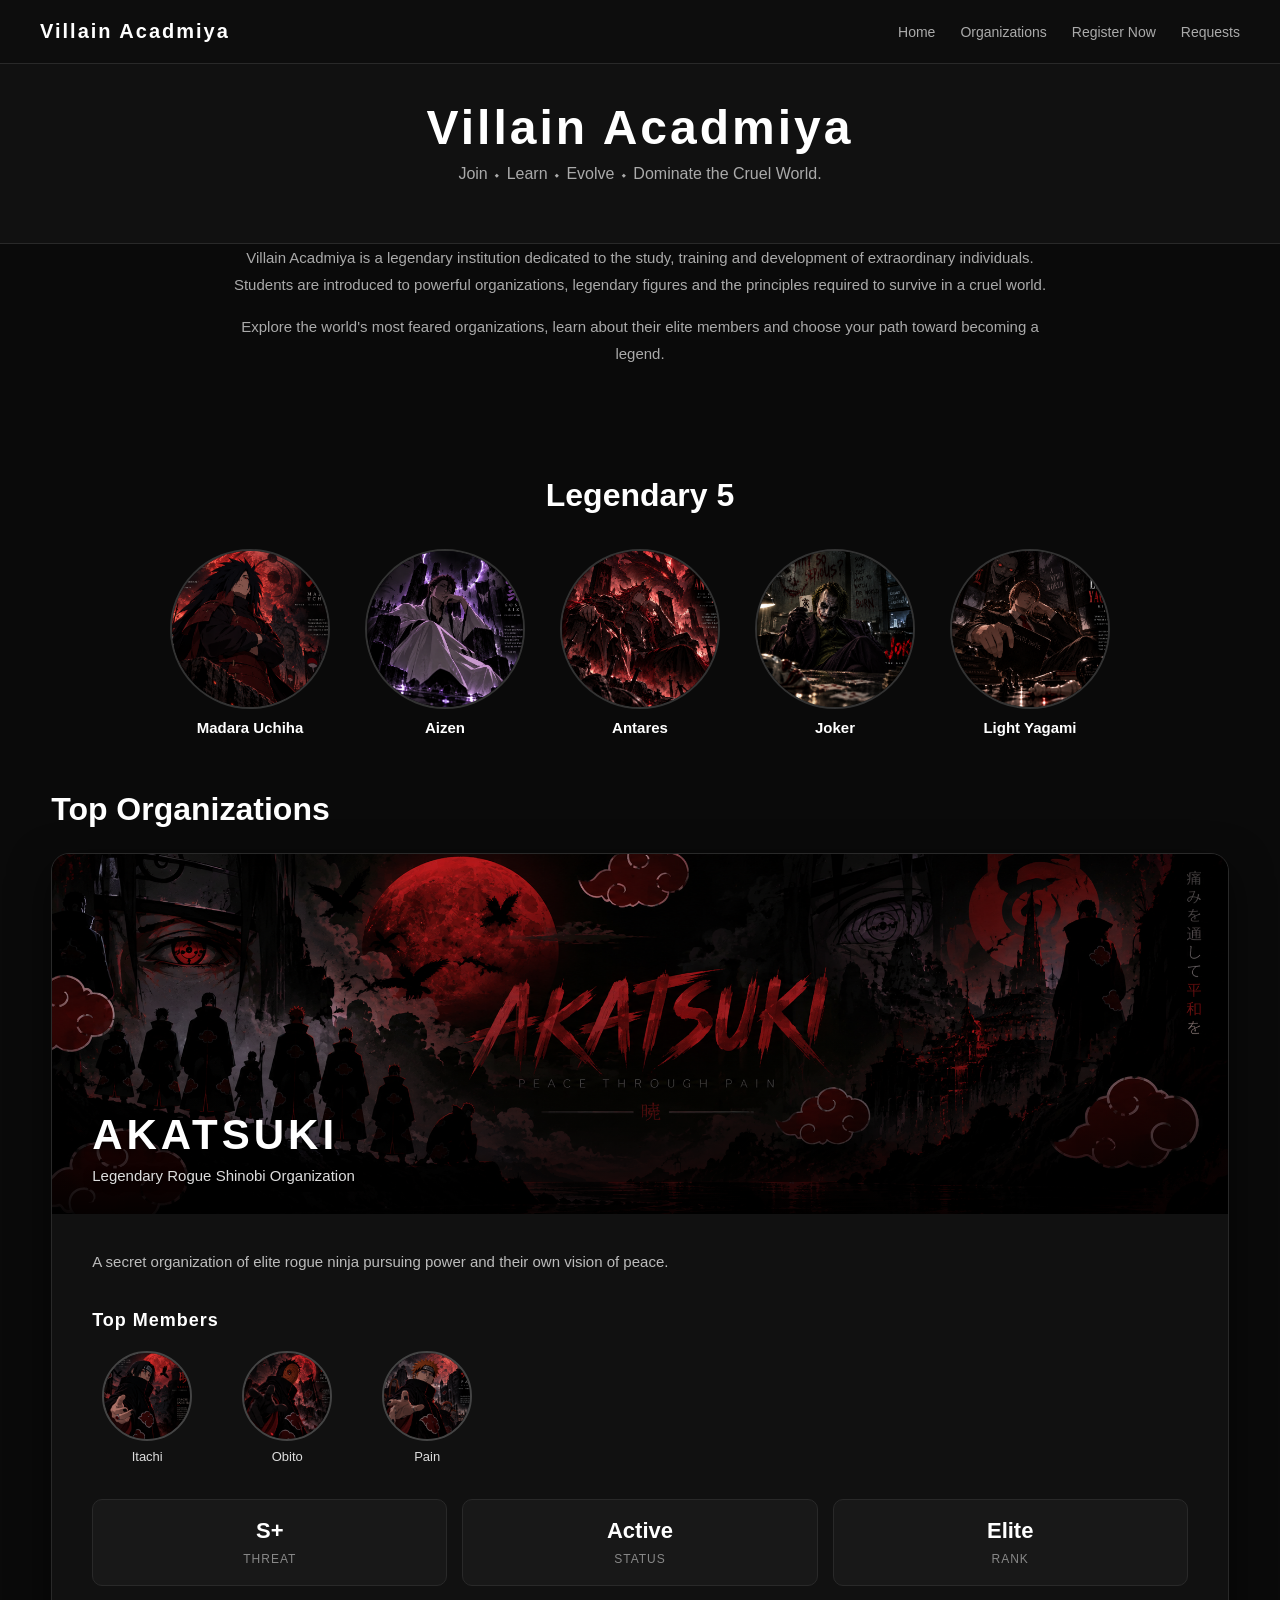
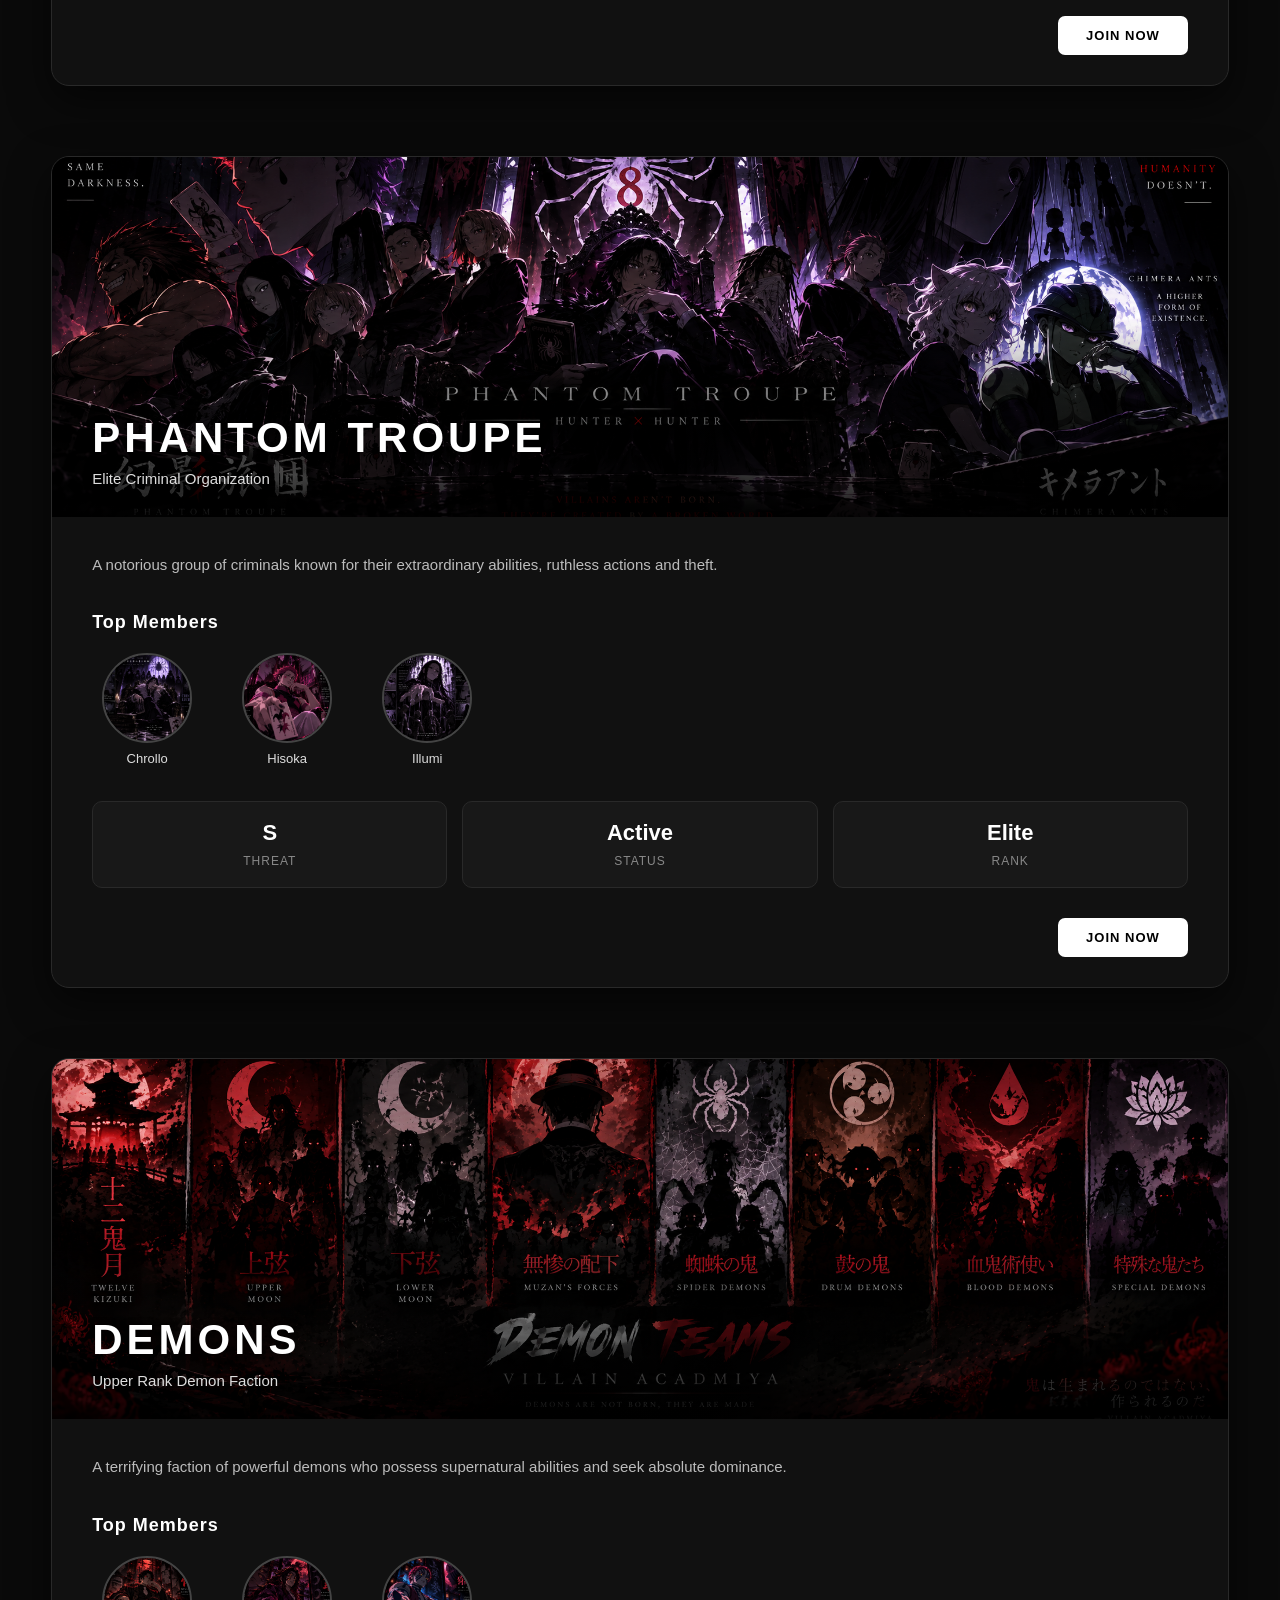
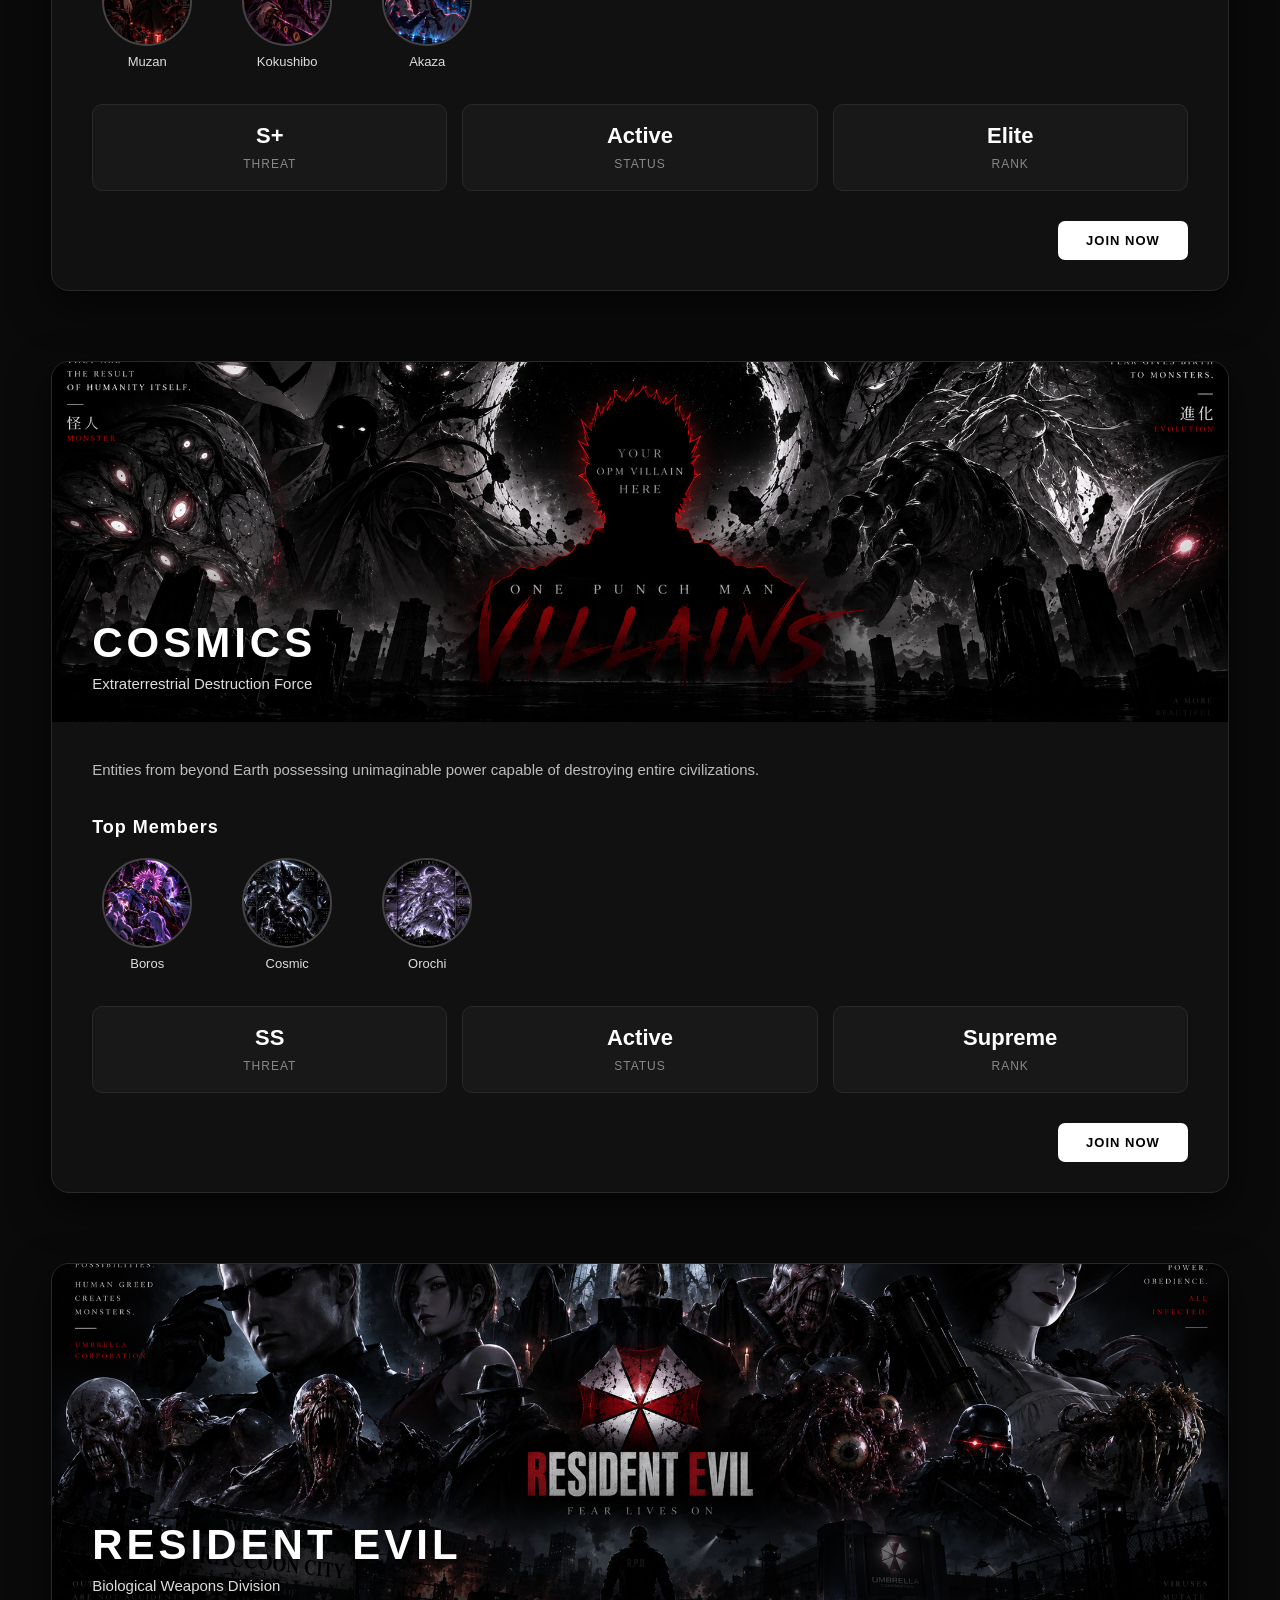
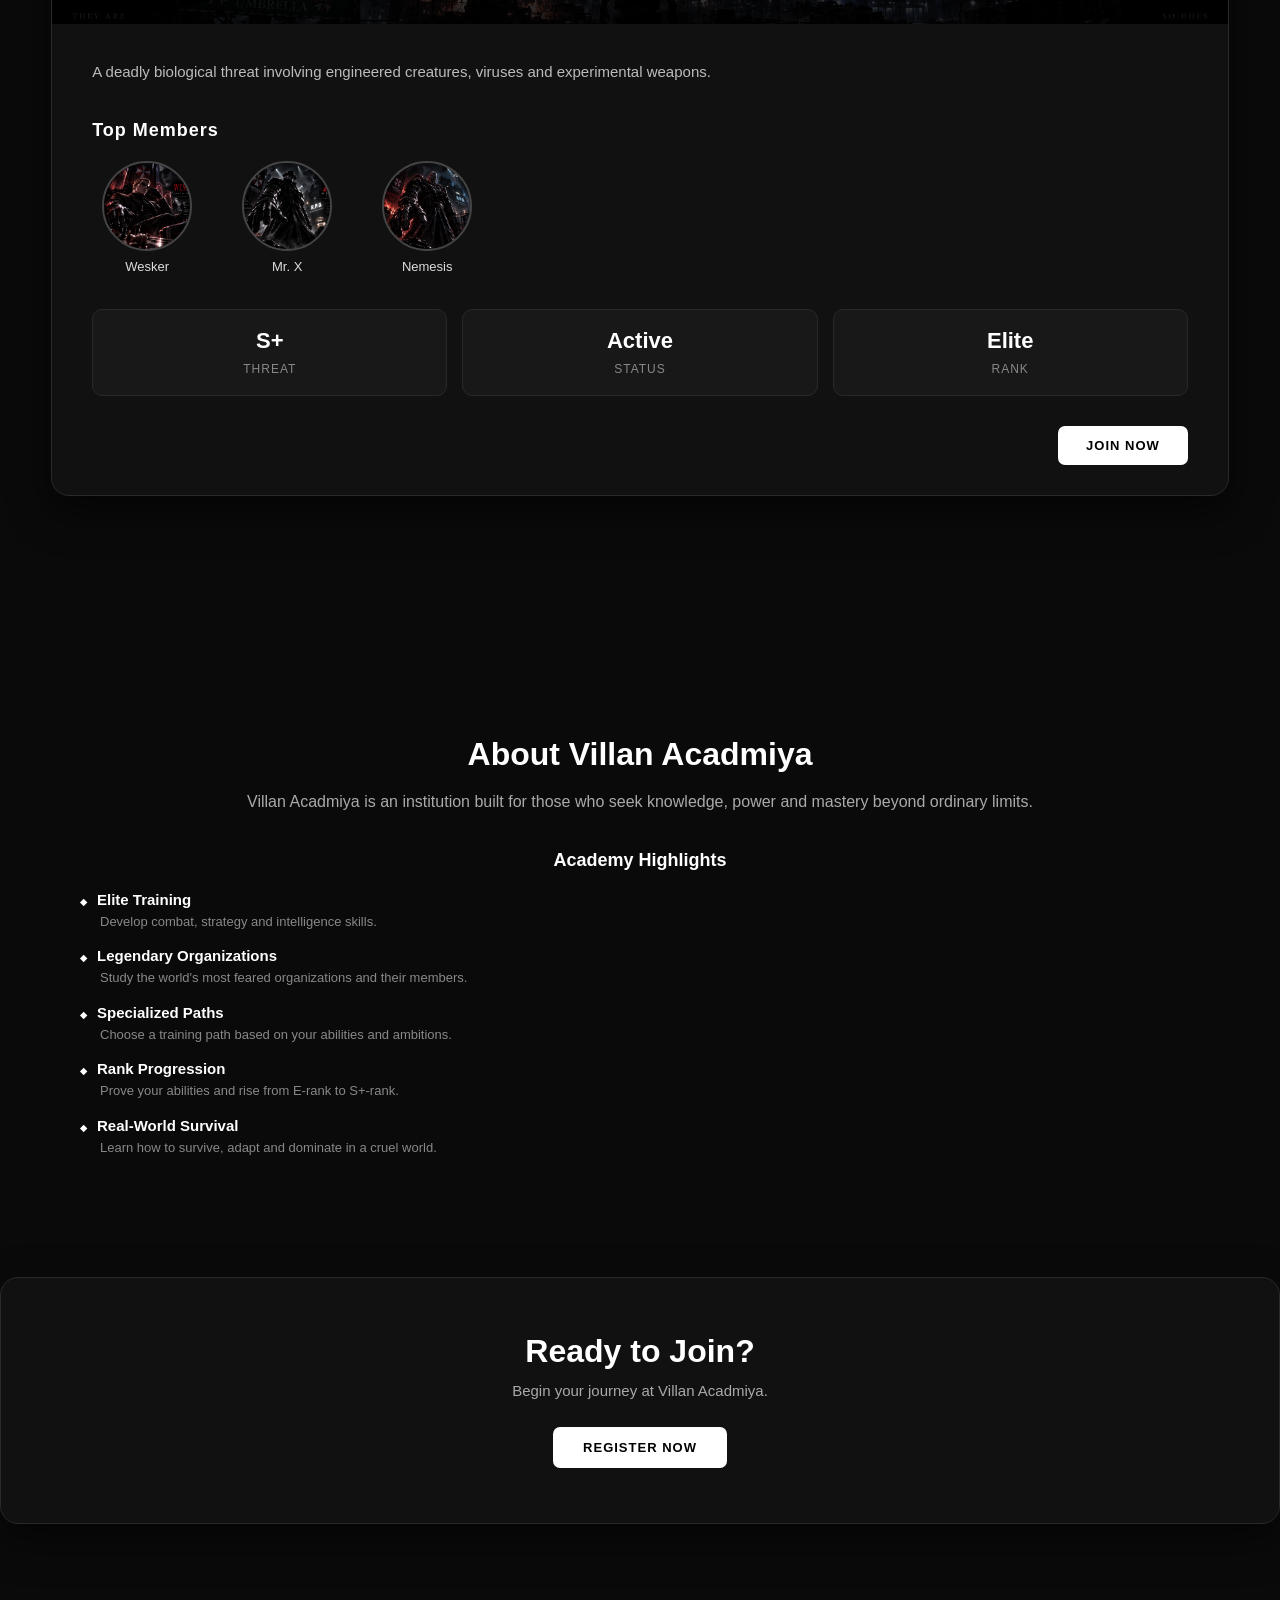
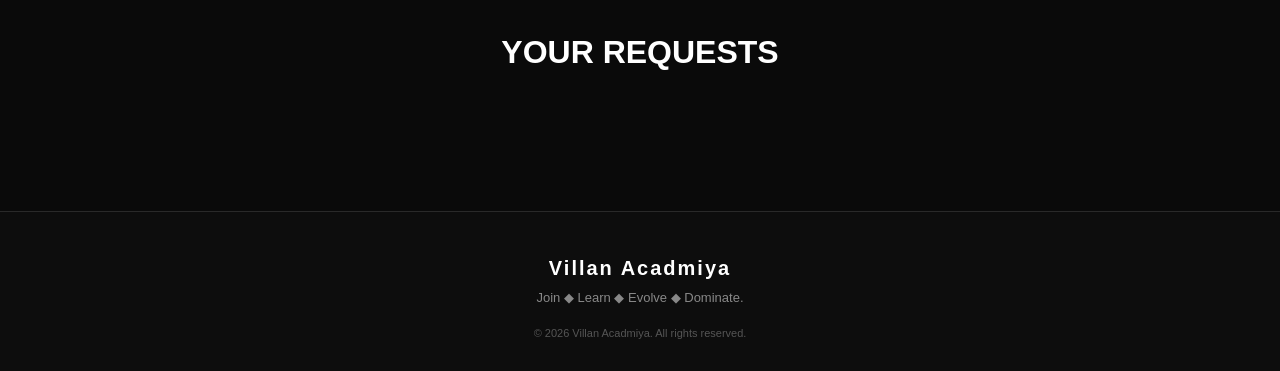
<file: index.html>
<!DOCTYPE html>
<html lang="en">

<head>
    <meta charset="UTF-8">
    <meta name="viewport" content="width=device-width, initial-scale=1.0">

    <link rel="stylesheet" href="./CSS/style.css">

    <link rel="icon" href="./Utils/Website/favicon.ico">
    <link rel="apple-touch-icon" sizes="180x180" href="/apple-touch-icon.png">
    <link rel="icon" type="image/png" sizes="32x32" href="/favicon-32x32.png">
    <link rel="icon" type="image/png" sizes="16x16" href="/favicon-16x16.png">
    <link rel="manifest" href="/site.webmanifest">

    <title>Villain Acadmiya</title>
</head>

<body>

    <header>

        <nav>
            <h2>Villain Acadmiya</h2>

            <div>
                <a href="#">Home</a>
                <a href="#organizations">Organizations</a>
                <a href="#register">Register Now</a>
                <a href="#requests">Requests</a>
            </div>
        </nav>

        <h1>Villain Acadmiya</h1>
        <p>Join &#11049 Learn &#11049 Evolve &#11049 Dominate the Cruel World.</p>
    </header>
    <section class="academy-intro">

        <p>
            Villain Acadmiya is a legendary institution dedicated to the
            study, training and development of extraordinary individuals.
            Students are introduced to powerful organizations, legendary
            figures and the principles required to survive in a cruel world.
        </p>

        <p>
            Explore the world's most feared organizations, learn about their
            elite members and choose your path toward becoming a legend.
        </p>

    </section>

    <main>

        <!-- ================= TOP 5 ================= -->

        <div class="hall_of_fame">

            <h2>Legendary 5</h2>

            <div>
                <div>
                    <img src="./Utils/villians/Madara.png" alt="Madara">
                    <h3>Madara Uchiha</h3>
                </div>

                <div>
                    <img src="./Utils/villians/aizen.png" alt="Aizen">
                    <h3>Aizen</h3>
                </div>

                <div>
                    <img src="./Utils/villians/Anteres.png" alt="Antares">
                    <h3>Antares</h3>
                </div>

                <div>
                    <img src="./Utils/villians/Joker.png" alt="Joker">
                    <h3>Joker</h3>
                </div>

                <div>
                    <img src="./Utils/villians/light.png" alt="Light Yagami">
                    <h3>Light Yagami</h3>
                </div>
            </div>

        </div>


        <!-- ================= AKATSUKI ================= -->

        <h1 id="organizations">Top Organizations</h1>

        <div class="org-card">

            <div class="org-banner">

                <img src="./Utils/Background/akatsuki.png" alt="Akatsuki">

                <div class="org-title">
                    <h2>AKATSUKI</h2>
                    <p>Legendary Rogue Shinobi Organization</p>
                </div>

            </div>


            <div class="org-content">

                <p class="org-desc">
                    A secret organization of elite rogue ninja pursuing
                    power and their own vision of peace.
                </p>


                <div class="top-members">

                    <h3>Top Members</h3>

                    <div class="member-list">

                        <div class="member">
                            <img src="./Utils/villians/Itachi.png" alt="Itachi">
                            <span>Itachi</span>
                        </div>

                        <div class="member">
                            <img src="./Utils/villians/obito.png" alt="Obito">
                            <span>Obito</span>
                        </div>

                        <div class="member">
                            <img src="./Utils/villians/pain.png" alt="Pain">
                            <span>Pain</span>
                        </div>

                    </div>

                </div>


                <div class="stats">

                    <div class="stat">
                        <h3>S+</h3>
                        <span>Threat</span>
                    </div>

                    <div class="stat">
                        <h3>Active</h3>
                        <span>Status</span>
                    </div>

                    <div class="stat">
                        <h3>Elite</h3>
                        <span>Rank</span>
                    </div>

                </div>


                <div class="join-box">
                    <a href="form.html?org=akatsuki">JOIN NOW</a>
                </div>

            </div>

        </div>


        <!-- ================= PHANTOM TROUPE ================= -->

        <div class="org-card">

            <div class="org-banner">

                <img src="./Utils/Background/phantom troop.png" alt="Phantom Troupe">

                <div class="org-title">
                    <h2>PHANTOM TROUPE</h2>
                    <p>Elite Criminal Organization</p>
                </div>

            </div>


            <div class="org-content">

                <p class="org-desc">
                    A notorious group of criminals known for their
                    extraordinary abilities, ruthless actions and theft.
                </p>


                <div class="top-members">

                    <h3>Top Members</h3>

                    <div class="member-list">

                        <div class="member">
                            <img src="./Utils/villians/chrollo.png" alt="Chrollo">
                            <span>Chrollo</span>
                        </div>

                        <div class="member">
                            <img src="./Utils/villians/hisoka.png" alt="Hisoka">
                            <span>Hisoka</span>
                        </div>

                        <div class="member">
                            <img src="./Utils/villians/rem.png" alt="Illumi">
                            <span>Illumi</span>
                        </div>

                    </div>

                </div>


                <div class="stats">

                    <div class="stat">
                        <h3>S</h3>
                        <span>Threat</span>
                    </div>

                    <div class="stat">
                        <h3>Active</h3>
                        <span>Status</span>
                    </div>

                    <div class="stat">
                        <h3>Elite</h3>
                        <span>Rank</span>
                    </div>

                </div>


                <div class="join-box">
                    <a href="form.html?org=phantom-troupe">JOIN NOW</a>
                </div>

            </div>

        </div>


        <!-- ================= DEMONS ================= -->

        <div class="org-card">

            <div class="org-banner">

                <img src="./Utils/Background/demons.png" alt="Demons">

                <div class="org-title">
                    <h2>DEMONS</h2>
                    <p>Upper Rank Demon Faction</p>
                </div>

            </div>


            <div class="org-content">

                <p class="org-desc">
                    A terrifying faction of powerful demons who possess
                    supernatural abilities and seek absolute dominance.
                </p>


                <div class="top-members">

                    <h3>Top Members</h3>

                    <div class="member-list">

                        <div class="member">
                            <img src="./Utils/villians/muzan.png" alt="Muzan">
                            <span>Muzan</span>
                        </div>

                        <div class="member">
                            <img src="./Utils/villians/koku.png" alt="Kokushibo">
                            <span>Kokushibo</span>
                        </div>

                        <div class="member">
                            <img src="./Utils/villians/akaza.png" alt="Akaza">
                            <span>Akaza</span>
                        </div>

                    </div>

                </div>


                <div class="stats">

                    <div class="stat">
                        <h3>S+</h3>
                        <span>Threat</span>
                    </div>

                    <div class="stat">
                        <h3>Active</h3>
                        <span>Status</span>
                    </div>

                    <div class="stat">
                        <h3>Elite</h3>
                        <span>Rank</span>
                    </div>

                </div>


                <div class="join-box">
                    <a href="form.html?org=demons">JOIN NOW</a>
                </div>

            </div>

        </div>


        <!-- ================= COSMICS ================= -->

        <div class="org-card">

            <div class="org-banner">

                <img src="./Utils/Background/opm.png" alt="Cosmics">

                <div class="org-title">
                    <h2>COSMICS</h2>
                    <p>Extraterrestrial Destruction Force</p>
                </div>

            </div>


            <div class="org-content">

                <p class="org-desc">
                    Entities from beyond Earth possessing unimaginable
                    power capable of destroying entire civilizations.
                </p>


                <div class="top-members">

                    <h3>Top Members</h3>

                    <div class="member-list">

                        <div class="member">
                            <img src="./Utils/villians/boros.png" alt="Boros">
                            <span>Boros</span>
                        </div>

                        <div class="member">
                            <img src="./Utils/villians/cosmic.png" alt="Cosmic">
                            <span>Cosmic</span>
                        </div>

                        <div class="member">
                            <img src="./Utils/villians/orochi.png" alt="Orochi">
                            <span>Orochi</span>
                        </div>

                    </div>

                </div>


                <div class="stats">

                    <div class="stat">
                        <h3>SS</h3>
                        <span>Threat</span>
                    </div>

                    <div class="stat">
                        <h3>Active</h3>
                        <span>Status</span>
                    </div>

                    <div class="stat">
                        <h3>Supreme</h3>
                        <span>Rank</span>
                    </div>

                </div>


                <div class="join-box">
                    <a href="form.html?org=cosmics">JOIN NOW</a>
                </div>

            </div>

        </div>


        <!-- ================= RESIDENT EVIL ================= -->

        <div class="org-card">

            <div class="org-banner">

                <img src="./Utils/Background/REsident.png" alt="Resident Evil">

                <div class="org-title">
                    <h2>RESIDENT EVIL</h2>
                    <p>Biological Weapons Division</p>
                </div>

            </div>


            <div class="org-content">

                <p class="org-desc">
                    A deadly biological threat involving engineered
                    creatures, viruses and experimental weapons.
                </p>


                <div class="top-members">

                    <h3>Top Members</h3>

                    <div class="member-list">

                        <div class="member">
                            <img src="./Utils/villians/weskar.png" alt="Wesker">
                            <span>Wesker</span>
                        </div>

                        <div class="member">
                            <img src="./Utils/villians/mr-X.png" alt="Mr X">
                            <span>Mr. X</span>
                        </div>

                        <div class="member">
                            <img src="./Utils/villians/nemisis.png" alt="Nemesis">
                            <span>Nemesis</span>
                        </div>

                    </div>

                </div>


                <div class="stats">

                    <div class="stat">
                        <h3>S+</h3>
                        <span>Threat</span>
                    </div>

                    <div class="stat">
                        <h3>Active</h3>
                        <span>Status</span>
                    </div>

                    <div class="stat">
                        <h3>Elite</h3>
                        <span>Rank</span>
                    </div>

                </div>


                <div class="join-box">
                    <a href="form.html?org=resident-evil">JOIN NOW</a>
                </div>

            </div>

        </div>


    </main>
    <section class="academy-brief">

        <h2>About Villan Acadmiya</h2>

        <p class="academy-intro-text">
            Villan Acadmiya is an institution built for those who seek
            knowledge, power and mastery beyond ordinary limits.
        </p>

        <h3>Academy Highlights</h3>

        <ul>
            <li>
                <strong>Elite Training</strong>
                <span>Develop combat, strategy and intelligence skills.</span>
            </li>

            <li>
                <strong>Legendary Organizations</strong>
                <span>Study the world's most feared organizations and their members.</span>
            </li>

            <li>
                <strong>Specialized Paths</strong>
                <span>Choose a training path based on your abilities and ambitions.</span>
            </li>

            <li>
                <strong>Rank Progression</strong>
                <span>Prove your abilities and rise from E-rank to S+-rank.</span>
            </li>

            <li>
                <strong>Real-World Survival</strong>
                <span>Learn how to survive, adapt and dominate in a cruel world.</span>
            </li>
        </ul>

    </section>
        <section class="registration-cta" id="register">
            <h2>Ready to Join?</h2>

            <p>
                Begin your journey at Villan Acadmiya.
            </p>

            <a href="form.html">REGISTER NOW</a>
        </section>
        <section class="requests" id="requests">
            <h2>YOUR REQUESTS</h2>
            
            <div id="request-list">
                <!-- Application yaha dynamically show hogi -->
            </div>
        </section>
        <footer class="site-footer">
            <h2>Villan Acadmiya</h2>
            <p>Join &#9670 Learn &#9670 Evolve &#9670 Dominate.</p>
            <span>&copy 2026 Villan Acadmiya. All rights reserved.</span>
        </footer>
        <!-- Toast Notification -->
<div id="toast" class="toast">
    <span id="toast-message"></span>
</div>

    <script src="./Src/app.js"></script>

</body>

</html>
</file>
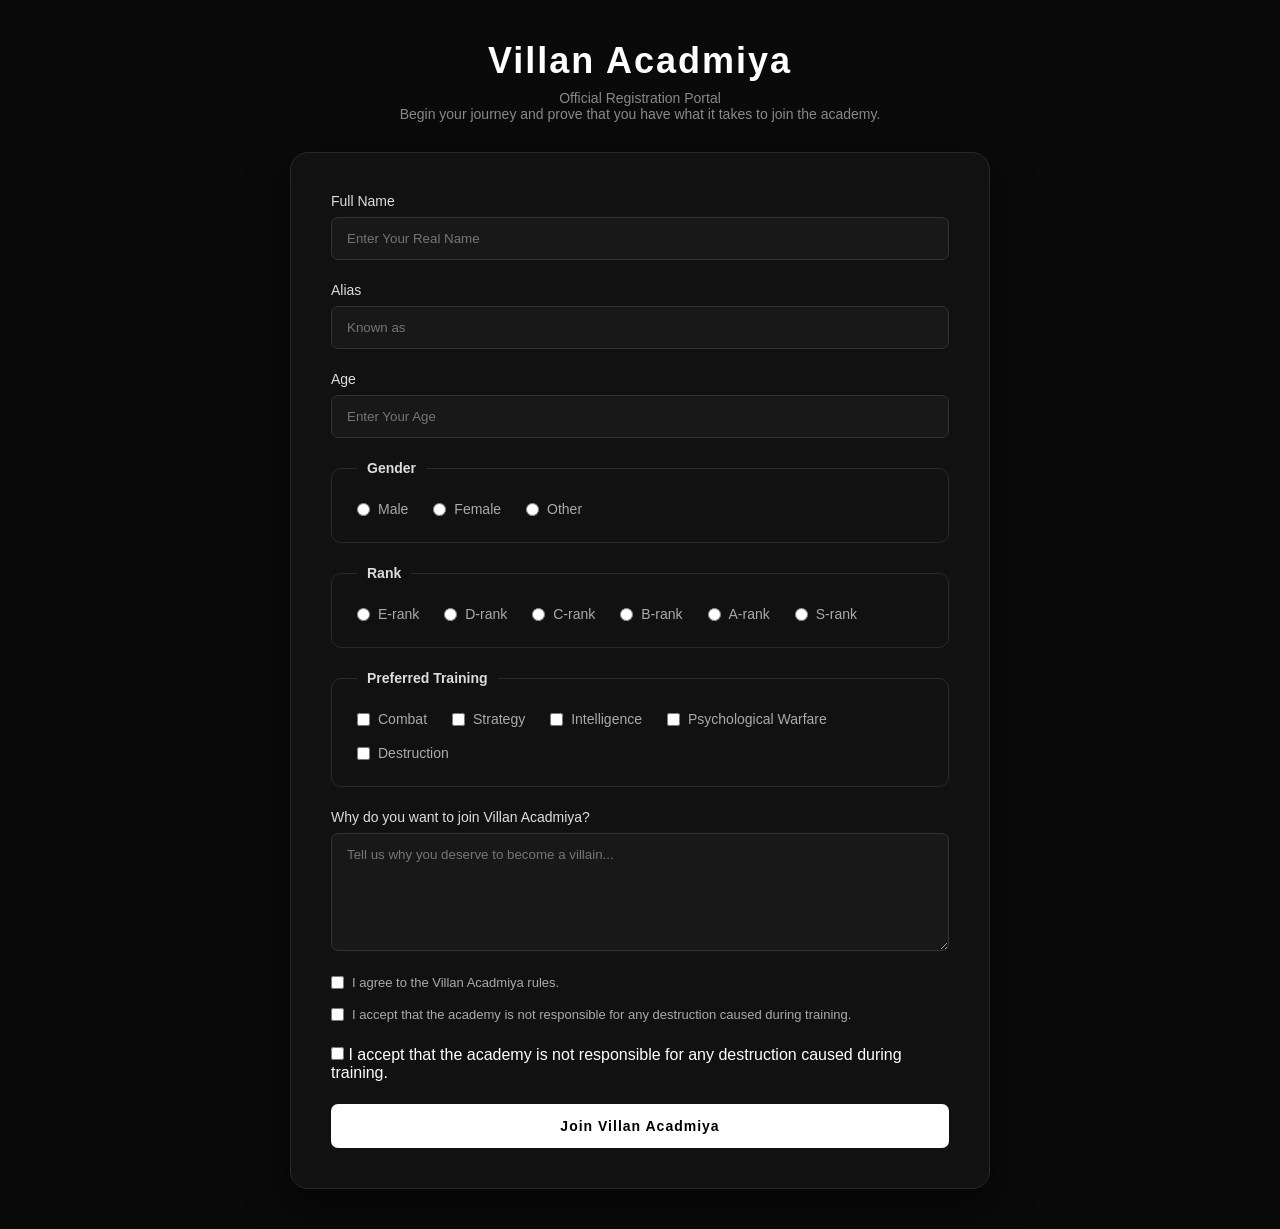
<file: form.html>
<!DOCTYPE html>
<html lang="en">

<head>
    <meta charset="UTF-8">
    <meta name="viewport" content="width=device-width, initial-scale=1.0">
    <link rel="stylesheet" href="./CSS/form.css">
    <title>Villan Acadmiya - Registration</title>
</head>

<body>
    <div class="form-header">

        <div id="organization-logo"></div>

        <h1 id="organization-name">Villan Acadmiya</h1>

        <p class="registration-title">
            Official Registration Portal
        </p>

        <p id="organization-description">
            Begin your journey and prove that you have what it takes to join the academy.
        </p>

    </div>

    <form action="Submit">
        <div class="form-group">
            <label for="name">Full Name</label>
            <input
                type="text"
                id="name"
                name="name"
                placeholder="Enter Your Real Name"
                required
            >
        </div>
        <div class="form-group">
            <label for="alias">Alias</label>
            <input
                type="text"
                id="alias"
                name="alias"
                placeholder="Known as"
                required
            >
        </div>
        <div class="form-group">
            <label for="age">Age</label>
            <input
                type="number"
                id="age"
                name="age"
                placeholder="Enter Your Age"
                required
            >
        </div>

        <fieldset>
            <legend>Gender</legend>

            <label>
                <input type="radio" name="gender" value="Male" required>
                Male
            </label>

            <label>
                <input type="radio" name="gender" value="Female">
                Female
            </label>

            <label>
                <input type="radio" name="gender" value="Other">
                Other
            </label>
        </fieldset>


        <fieldset>
            <legend>Rank</legend>

            <label>
                <input type="radio" name="rank" value="E" required>
                E-rank
            </label>

            <label>
                <input type="radio" name="rank" value="D">
                D-rank
            </label>

            <label>
                <input type="radio" name="rank" value="C">
                C-rank
            </label>

            <label>
                <input type="radio" name="rank" value="B">
                B-rank
            </label>

            <label>
                <input type="radio" name="rank" value="A">
                A-rank
            </label>

            <label>
                <input type="radio" name="rank" value="S">
                S-rank
            </label>
        </fieldset>

        <fieldset>
            <legend>Preferred Training</legend>

            <label for="combat">
                <input type="checkbox" id="combat" name="training" value="Combat">
                Combat
            </label>

            <label for="strategy">
                <input type="checkbox" id="strategy" name="training" value="Strategy">
                Strategy
            </label>

            <label for="intelligence">
                <input type="checkbox" id="intelligence" name="training" value="Intelligence">
                Intelligence
            </label>

            <label for="psychological-warfare">
                <input
                    type="checkbox"
                    id="psychological-warfare"
                    name="training"
                    value="Psychological Warfare"
                >
                Psychological Warfare
            </label>

            <label for="destruction">
                <input
                    type="checkbox"
                    id="destruction"
                    name="training"
                    value="Destruction"
                >
                Destruction
            </label>

        </fieldset>

        <div class="reason-box">

            <label for="reason">
                Why do you want to join Villan Acadmiya?
            </label>

            <textarea
                id="reason"
                name="reason"
                rows="6"
                placeholder="Tell us why you deserve to become a villain..."
                required
            ></textarea>

        </div>


        <!-- Rules -->
        <div class="agreement">

            <div>
                <input
                    type="checkbox"
                    id="rules"
                    name="rules"
                    value="rules"
                    required
                >

                <label for="rules">
                    I agree to the Villan Acadmiya rules.
                </label>
            </div>
            <div>
                <input
                    type="checkbox"
                    id="accept"
                    name="accept"
                    value="accept"
                    required
                >

                <label for="accept">
                    I accept that the academy is not responsible
                    for any destruction caused during training.
                </label>
            </div>

        </div>


        <div>
            <input
                type="checkbox"
                id="accept"
                name="accept"
                value="accept"
                required
            >

            <label for="accept">
                I accept that the academy is not responsible
                for any destruction caused during training.
            </label>
        </div>


        <button type="submit">
            Join Villan Acadmiya
        </button>

    </form>

    <script src="./Src/form.js"></script>
</body>

</html>
</file>
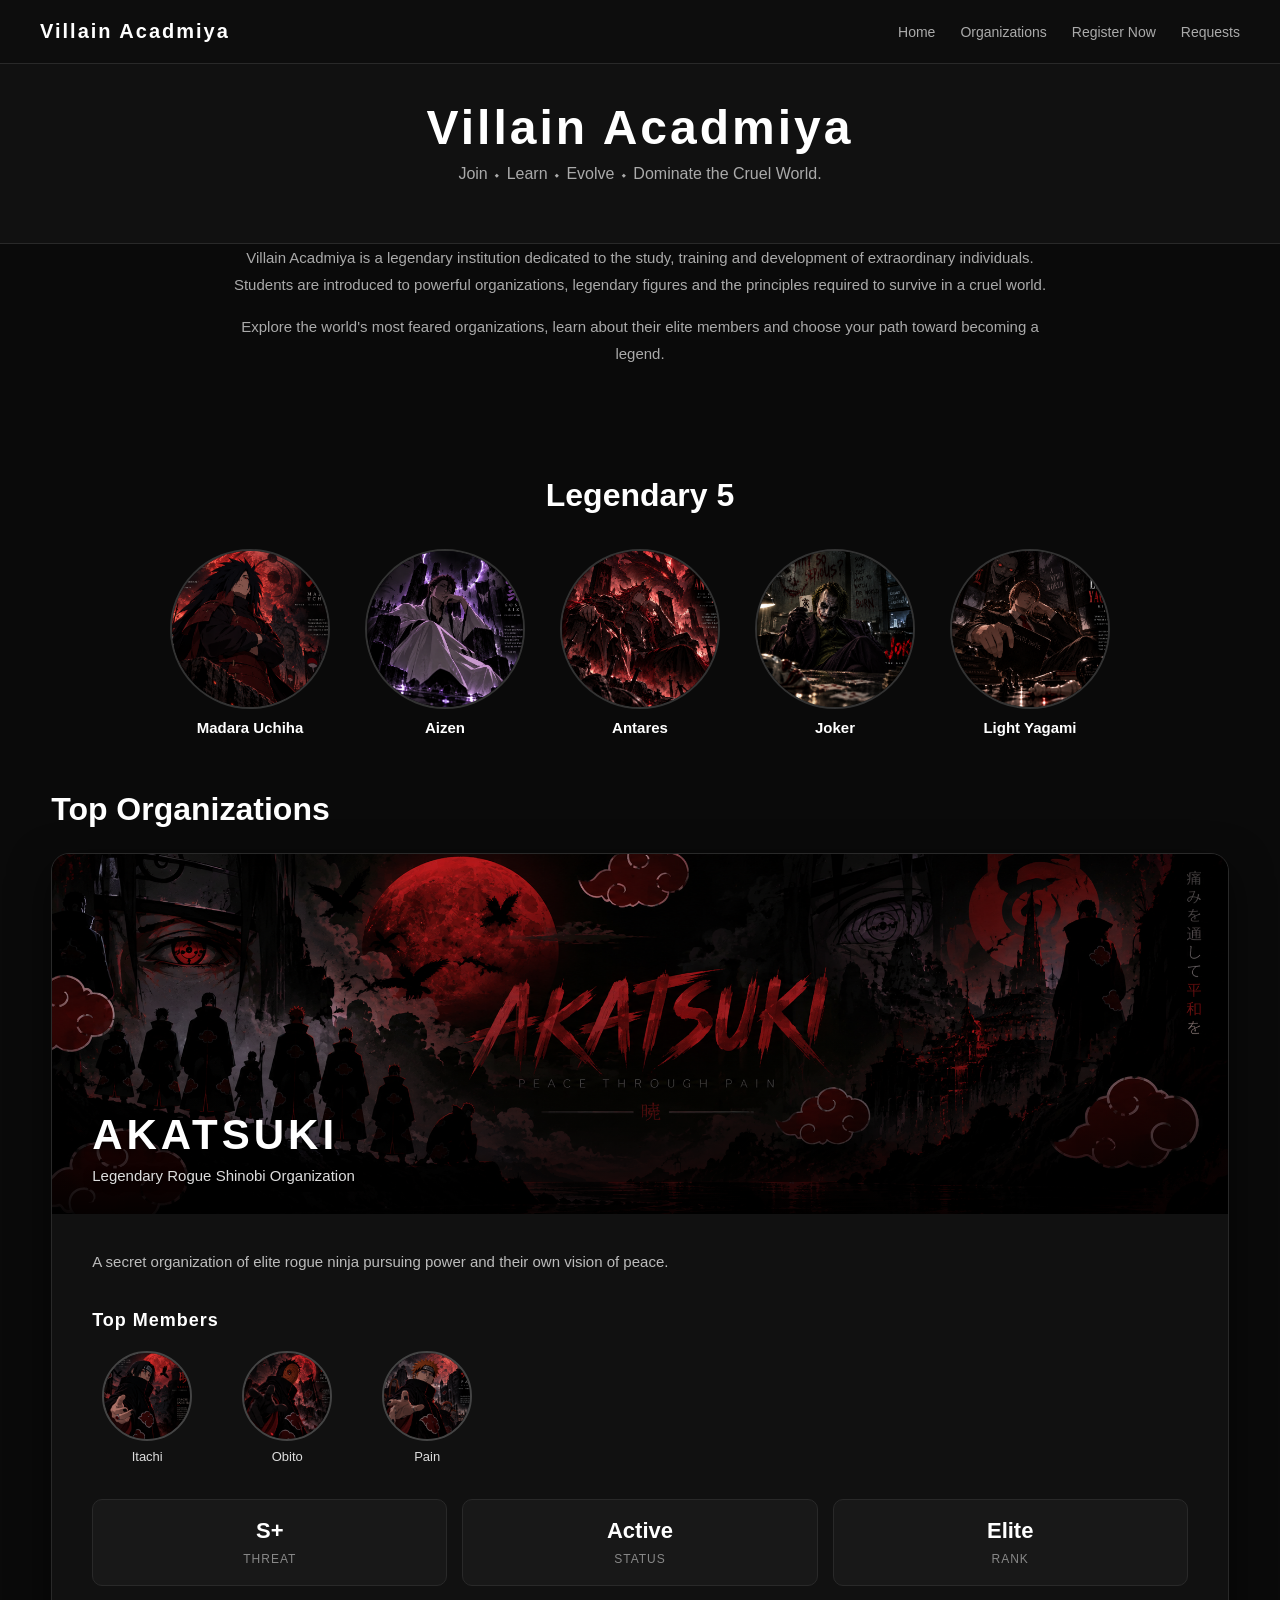
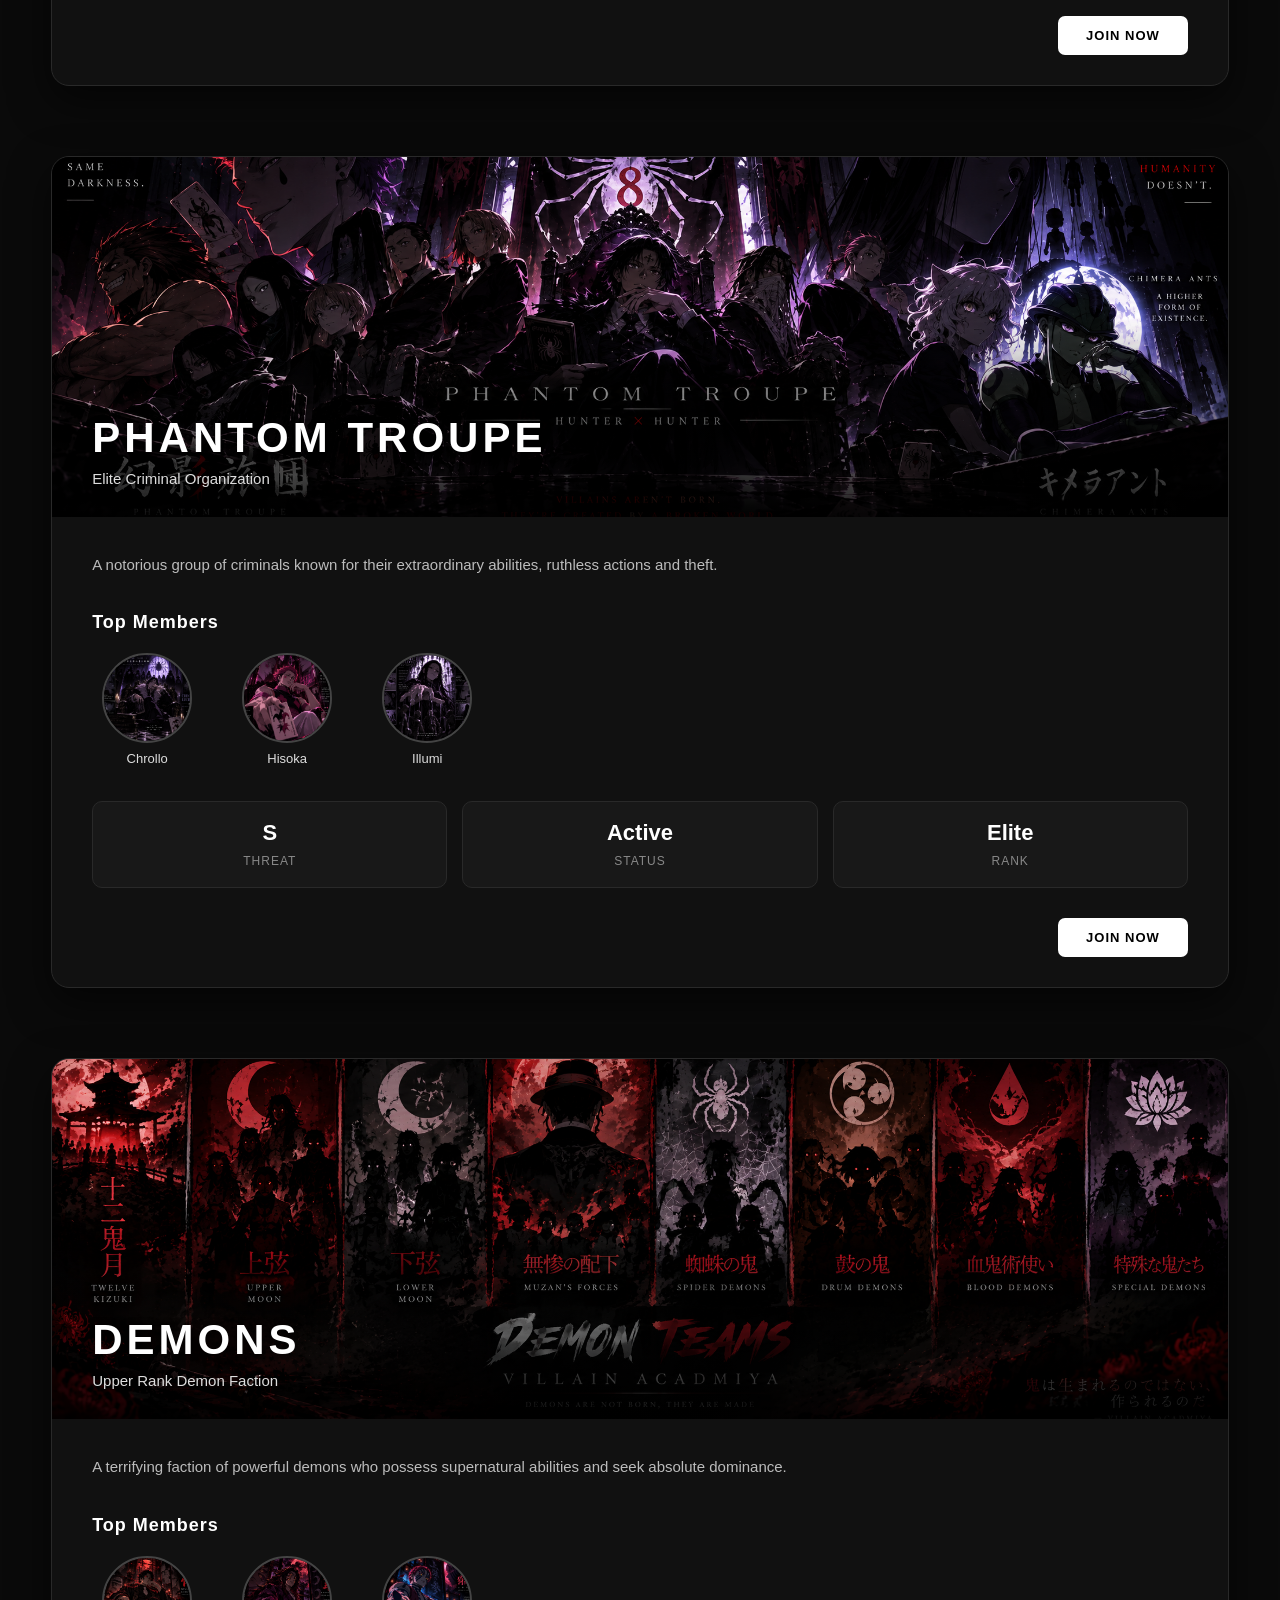
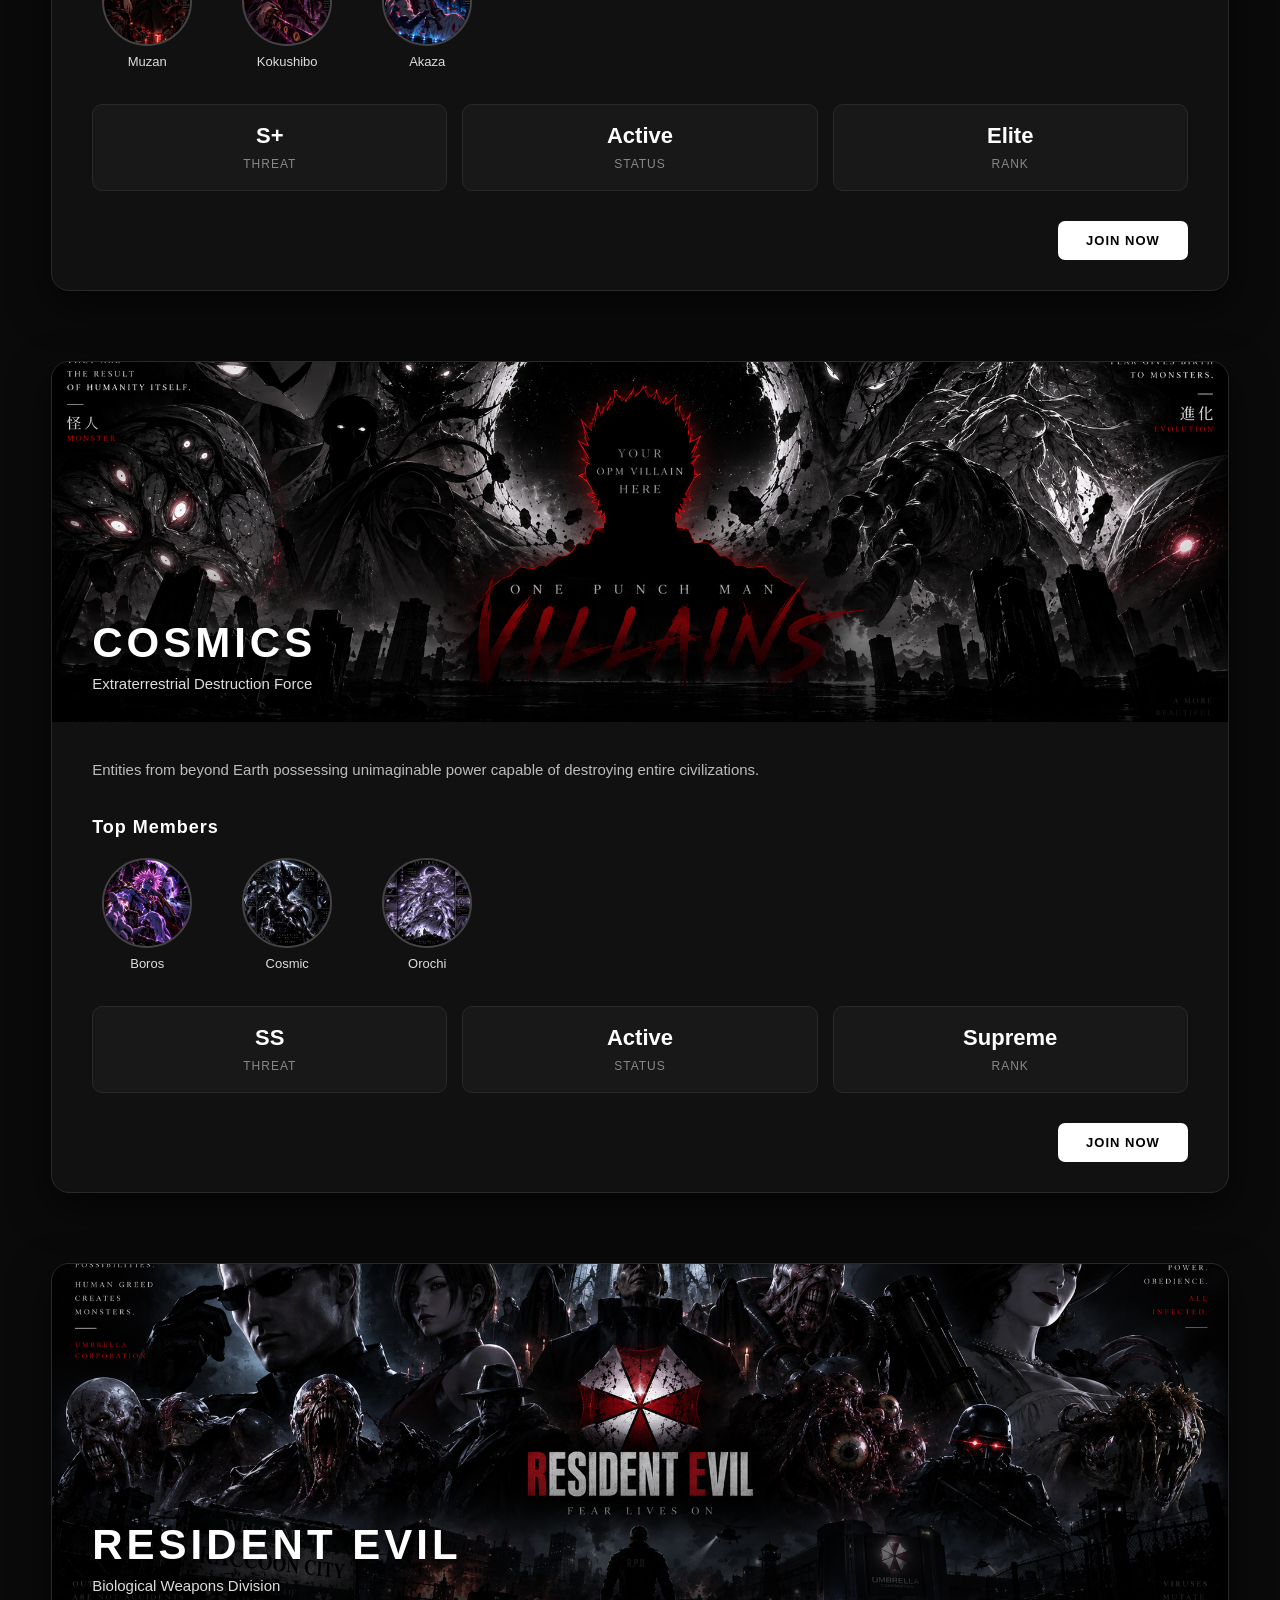
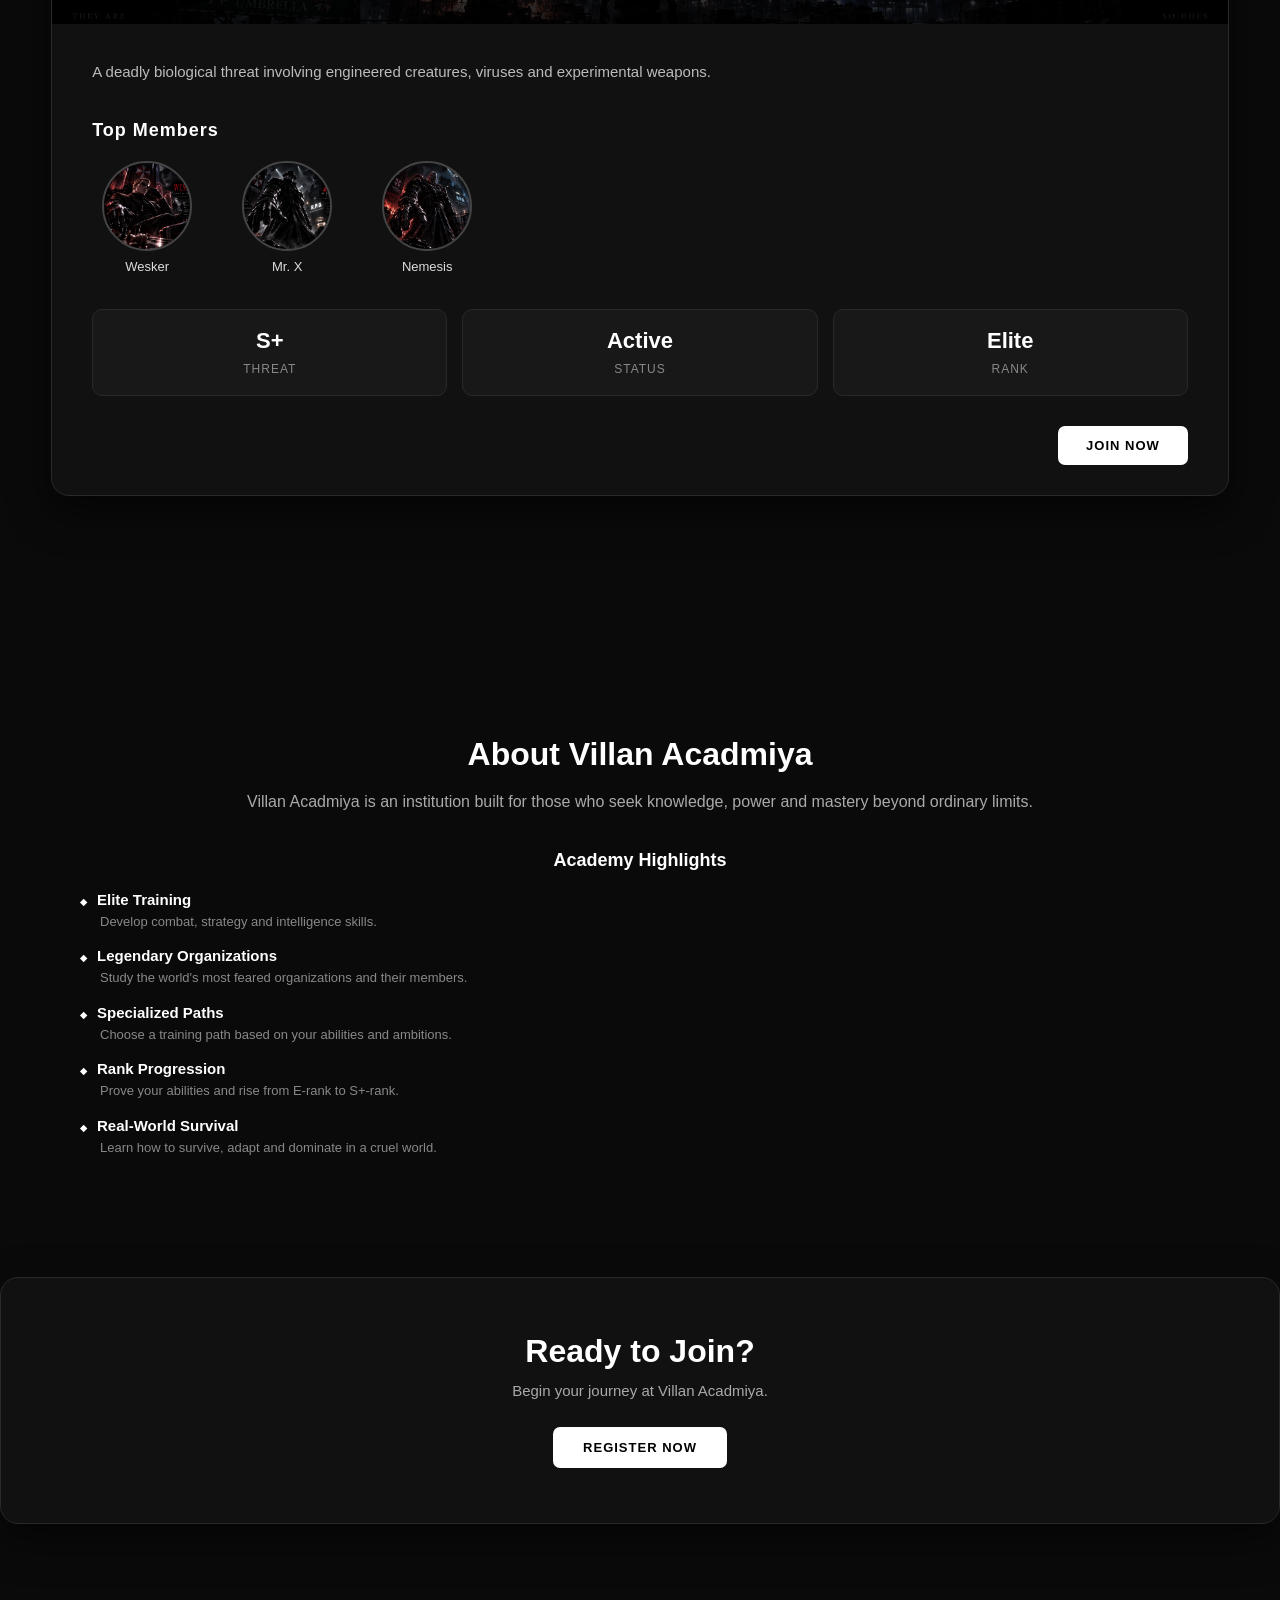
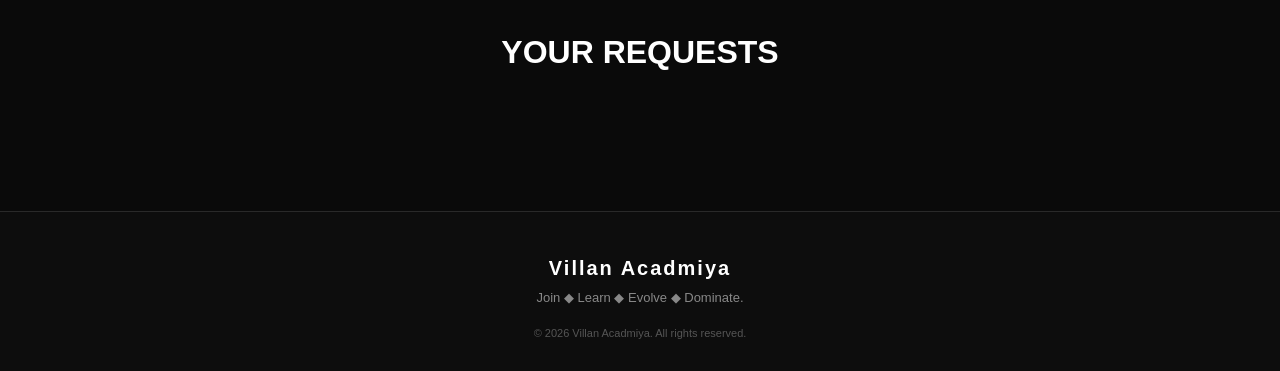
<file: offer.html>
<!DOCTYPE html>
<html lang="en">
<head>
    <meta charset="UTF-8">
    <meta name="viewport" content="width=device-width, initial-scale=1.0">

    <link rel="stylesheet" href="./CSS/offer.css">

    <title>Offer Letter | Villan Acadmiya</title>
</head>

<body>

    <main class="offer-letter">

        <div class="offer-header">
            <p>VILLAN ACADMIYA</p>
            <h1>OFFER LETTER</h1>
        </div>

        <div class="offer-content">

            <p>Dear <strong id="candidate-name"></strong>,</p>

            <p>
                We are pleased to inform you that your application
                has been accepted.
            </p>

            <div class="candidate-details">
                <p><strong>Alias:</strong> <span id="candidate-alias"></span></p>
                <p><strong>Organization:</strong> <span id="candidate-organization"></span></p>
                <p><strong>Rank:</strong> <span id="candidate-rank"></span></p>
                <p><strong>Application Score:</strong> <span id="candidate-score"></span></p>
            </div>

            <p>
                Your abilities have met the requirements of
                Villan Acadmiya. You are hereby invited to begin
                your journey with the selected organization.
            </p>

            <p class="closing">
                Welcome to Villan Acadmiya.
            </p>

        </div>

    </main>

    <script src="./Src/offer.js"></script>

</body>
</html>
</file>
<file: CSS/style.css>
* {
    margin: 0;
    padding: 0;
    box-sizing: border-box;
}

html {
    scroll-behavior: smooth;
}

body {
    background: #0a0a0a;
    color: #fff;
    font-family: Arial, Helvetica, sans-serif;
}

img {
    display: block;
}


/* ================= HEADER ================= */

header {
    text-align: center;
    padding: 100px 20px 60px;
    background: #111;
    border-bottom: 1px solid #292929;
}

header h1 {
    font-size: 48px;
    letter-spacing: 3px;
    margin-bottom: 10px;
}

header p {
    color: #aaa;
    font-size: 16px;
}


/* ================= MAIN ================= */

main {
    width: min(1200px, 92%);
    margin: auto;
    padding: 60px 0;
}


/* ================= TOP 5 ================= */

.hall_of_fame {
    margin-bottom: 55px;
}

.hall_of_fame > h2 {
    text-align: center;
    font-size: 32px;
    margin-bottom: 35px;
}

.hall_of_fame > div {
    display: flex;
    justify-content: center;
    gap: 35px;
    flex-wrap: nowrap;
}

.hall_of_fame > div > div {
    text-align: center;
}

.hall_of_fame img {
    width: 160px;
    height: 160px;
    object-fit: cover;
    border-radius: 50%;
    border: 2px solid #333;
}

.hall_of_fame h3 {
    margin-top: 10px;
    font-size: 15px;
}


/* ================= ORGANIZATION CARD ================= */

.org-card {
    width: 100%;
    margin-bottom: 70px;
    background: #111;
    border: 1px solid #292929;
    border-radius: 18px;
    overflow: hidden;
    box-shadow: 0 15px 40px rgba(0, 0, 0, 0.6);
    transition:
        transform 0.3s ease,
        border-color 0.3s ease,
        box-shadow 0.3s ease;
}

.org-card:hover {
    transform: translateY(-5px);
    border-color: #555;
    box-shadow: 0 20px 55px rgba(0, 0, 0, 0.8);
}


/* ================= ORGANIZATION BANNER ================= */

.org-banner {
    position: relative;
    height: 360px;
    overflow: hidden;
}

.org-banner > img {
    width: 100%;
    height: 100%;
    object-fit: cover;
    object-position: center;
    transition: transform 0.5s ease;
}

.org-card:hover .org-banner > img {
    transform: scale(1.04);
}

.org-banner::after {
    content: "";
    position: absolute;
    left: 0;
    right: 0;
    bottom: 0;
    height: 55%;
    background: linear-gradient(transparent, rgba(0, 0, 0, 0.9));
    pointer-events: none;
}


/* ================= ORGANIZATION TITLE ================= */

.org-title {
    position: absolute;
    left: 40px;
    bottom: 30px;
    z-index: 2;
}

.org-title h2 {
    font-size: 42px;
    letter-spacing: 4px;
    margin-bottom: 8px;
    text-shadow: 0 3px 10px rgba(0, 0, 0, 0.9);
}

.org-title p {
    color: #ddd;
    font-size: 15px;
    text-shadow: 0 2px 8px rgba(0, 0, 0, 0.9);
}


/* ================= ORGANIZATION CONTENT ================= */

.org-content {
    padding: 35px 40px 30px;
}

.org-desc {
    max-width: 850px;
    color: #bcbcbc;
    line-height: 1.7;
    font-size: 15px;
    margin-bottom: 35px;
}


/* ================= TOP MEMBERS ================= */

.top-members {
    margin-bottom: 35px;
}

.top-members > h3 {
    font-size: 18px;
    letter-spacing: 1px;
    margin-bottom: 20px;
}

.member-list {
    display: flex;
    gap: 30px;
    flex-wrap: nowrap;
}

.member {
    width: 110px;
    text-align: center;
}

.member img {
    width: 90px;
    height: 90px;
    object-fit: cover;
    border-radius: 50%;
    border: 2px solid #444;
    background: #222;
    margin: 0 auto 8px;
    transition:
        transform 0.25s ease,
        border-color 0.25s ease;
}

.member:hover img {
    transform: scale(1.1);
    border-color: #fff;
}

.member span {
    display: block;
    color: #ddd;
    font-size: 13px;
}


/* ================= STATS ================= */

.stats {
    display: grid;
    grid-template-columns: repeat(3, 1fr);
    gap: 15px;
    margin-bottom: 30px;
}

.stat {
    background: #181818;
    border: 1px solid #292929;
    border-radius: 10px;
    padding: 18px;
    text-align: center;
    transition:
        background 0.25s ease,
        border-color 0.25s ease;
}

.stat:hover {
    background: #202020;
    border-color: #444;
}

.stat h3 {
    font-size: 22px;
    margin-bottom: 5px;
}

.stat span {
    color: #888;
    font-size: 12px;
    text-transform: uppercase;
    letter-spacing: 1px;
}


/* ================= JOIN BUTTON ================= */

.join-box {
    display: flex;
    justify-content: flex-end;
}

.join-box button {
    padding: 12px 28px;
    background: #fff;
    color: #000;
    border: none;
    border-radius: 7px;
    font-size: 13px;
    font-weight: bold;
    letter-spacing: 1px;
    cursor: pointer;
    transition:
        transform 0.2s ease,
        background 0.2s ease;
}

.join-box button:hover {
    transform: translateY(-2px);
    background: #ddd;
}

.join-box button:active {
    transform: translateY(0);
}


/* ================= NAVBAR ================= */

nav {
    position: fixed;
    top: 0;
    left: 0;
    width: 100%;
    z-index: 1000;
    display: flex;
    justify-content: space-between;
    align-items: center;
    padding: 20px 40px;
    background: #0d0d0d;
    border-bottom: 1px solid #292929;
}

nav h2 {
    font-size: 20px;
    letter-spacing: 2px;
}

nav div {
    display: flex;
    gap: 25px;
}

nav a {
    color: #aaa;
    text-decoration: none;
    font-size: 14px;
}

nav a:hover {
    color: #fff;
}


/* ================= ACADEMY INTRO ================= */

.academy-intro {
    max-width: 850px;
    margin: 0 auto 50px;
    text-align: center;
}

.academy-intro h2 {
    font-size: 32px;
    margin-bottom: 25px;
}

.academy-intro p {
    color: #aaa;
    line-height: 1.8;
    font-size: 15px;
    margin-bottom: 15px;
}


/* ================= REGISTRATION ================= */

.registration {
    max-width: 800px;
    margin: 100px auto 40px;
    padding: 40px;
    background: #111;
    border: 1px solid #292929;
    border-radius: 18px;
    box-shadow: 0 15px 40px rgba(0, 0, 0, .6);
}

.registration h2 {
    text-align: center;
    font-size: 32px;
    margin-bottom: 10px;
}

.registration > p {
    text-align: center;
    color: #888;
    margin-bottom: 35px;
}

.registration form {
    display: flex;
    flex-direction: column;
    gap: 22px;
}

.registration form > div {
    display: flex;
    flex-direction: column;
    gap: 8px;
}

.registration label {
    font-size: 14px;
    color: #ddd;
}

.registration input,
.registration select,
.registration textarea {
    width: 100%;
    padding: 13px 15px;
    background: #181818;
    color: #fff;
    border: 1px solid #333;
    border-radius: 7px;
    outline: none;
    font-family: inherit;
}

.registration input:focus,
.registration select:focus,
.registration textarea:focus {
    border-color: #777;
}

.registration textarea {
    resize: vertical;
}

.registration button {
    margin-top: 10px;
    padding: 14px;
    background: #fff;
    color: #000;
    border: none;
    border-radius: 7px;
    font-weight: bold;
    letter-spacing: 1px;
    cursor: pointer;
    transition: .2s ease;
}

.registration button:hover {
    background: #ddd;
    transform: translateY(-2px);
}


/* ================= ACADEMY BRIEF ================= */

.academy-brief {
    width: 100%;
    max-width: 1200px;
    margin: 90px auto;
    padding: 20px 40px;
    text-align: center;
}

.academy-brief h2 {
    font-size: 32px;
    margin-bottom: 15px;
}

.academy-intro-text {
    max-width: 850px;
    margin: 0 auto 35px;
    color: #aaa;
    line-height: 1.7;
}

.academy-brief h3 {
    font-size: 18px;
    margin-bottom: 20px;
}

.academy-brief ul {
    list-style: none;
    display: flex;
    flex-direction: column;
    gap: 16px;
    text-align: left;
}

.academy-brief li {
    display: flex;
    flex-direction: column;
    gap: 4px;
}

.academy-brief li strong {
    font-size: 15px;
}

.academy-brief li strong::before {
    content: "◆";
    margin-right: 10px;
    font-size: 9px;
}

.academy-brief li span {
    color: #888;
    font-size: 13px;
    line-height: 1.5;
    padding-left: 20px;
}


/* ================= ORGANIZATIONS ================= */

#organizations {
    margin-bottom: 25px;
}


/* ================= REGISTRATION CTA ================= */

.registration-cta {
    text-align: center;
    margin: 100px 0 60px;
    padding: 55px 30px;
    background: #111;
    border: 1px solid #292929;
    border-radius: 18px;
    box-shadow: 0 15px 40px rgba(0, 0, 0, .5);
}

.registration-cta h2 {
    font-size: 32px;
    margin-bottom: 12px;
}

.registration-cta p {
    color: #aaa;
    font-size: 15px;
    margin-bottom: 28px;
}

.registration-cta a {
    display: inline-block;
    padding: 13px 30px;
    background: #fff;
    color: #000;
    text-decoration: none;
    border-radius: 7px;
    font-size: 13px;
    font-weight: bold;
    letter-spacing: 1px;
    transition: .2s ease;
}

.registration-cta a:hover {
    background: #ddd;
    transform: translateY(-2px);
}


/* ================= REQUESTS ================= */

.requests {
    width: 100%;
    max-width: 1200px;
    margin: 90px auto;
    padding: 20px 40px;
    text-align: center;
}

.requests h2 {
    font-size: 32px;
    margin-bottom: 30px;
}

.request-card {
    max-width: 600px;
    margin: 0 auto;
    padding: 25px;
    background: #111;
    border: 1px solid #292929;
    border-radius: 12px;
    text-align: left;
}

.request-card h3 {
    margin-bottom: 20px;
    font-size: 20px;
}

.request-card p {
    color: #aaa;
    font-size: 14px;
    margin-bottom: 10px;
}

.request-card strong {
    color: #ddd;
}

.request-status {
    margin-top: 20px;
    padding-top: 15px;
    border-top: 1px solid #292929;
    color: #fff !important;
}

.request-waiting {
    color: #888;
    font-size: 12px;
    font-weight: bold;
    letter-spacing: 1px;
}


/* ================= JOIN LINK ================= */

.join-box a {
    display: inline-block;
    padding: 12px 28px;
    background: #fff;
    color: #000;
    border: none;
    border-radius: 7px;
    font-size: 13px;
    font-weight: bold;
    letter-spacing: 1px;
    text-decoration: none;
    cursor: pointer;
    transition:
        transform .2s ease,
        background .2s ease;
}

.join-box a:hover {
    transform: translateY(-2px);
    background: #ddd;
}


/* ================= TOAST ================= */

.toast {
    position: fixed;
    top: 80px;
    right: 25px;
    width: 280px;
    padding: 18px 20px;
    background: #111;
    border: 1px solid #333;
    border-radius: 10px;
    box-shadow: 0 10px 30px rgba(0, 0, 0, 0.5);
    opacity: 0;
    visibility: hidden;
    transform: translateX(30px);
    transition: 0.3s ease;
    z-index: 1000;
    cursor: pointer;
}

.toast.show {
    opacity: 1;
    visibility: visible;
    transform: translateX(0);
}

.toast span {
    color: #fff;
    font-size: 14px;
}

.toast a {
    display: inline-block;
    margin-top: 8px;
    color: #fff;
    font-size: 13px;
    text-decoration: underline;
}


/* ================= FOOTER ================= */

.site-footer {
    width: 100%;
    text-align: center;
    padding: 45px 20px 30px;
    margin-top: 40px;
    background: #0d0d0d;
    border-top: 1px solid #292929;
}

.site-footer h2 {
    font-size: 20px;
    letter-spacing: 2px;
    margin-bottom: 10px;
}

.site-footer p {
    color: #888;
    font-size: 13px;
    margin-bottom: 18px;
}

.site-footer span {
    color: #555;
    font-size: 11px;
}


/* ================= MOBILE ================= */

@media (max-width: 700px) {

    header {
        padding: 110px 15px 45px;
    }

    header h1 {
        font-size: 34px;
        letter-spacing: 2px;
    }

    header p {
        font-size: 14px;
        line-height: 1.6;
    }

    main {
        width: 94%;
        padding: 40px 0;
    }


    /* ---------- Navbar ---------- */

    nav {
        padding: 15px 15px;
        flex-direction: column;
        gap: 12px;
    }

    nav h2 {
        font-size: 17px;
    }

    nav div {
        width: 100%;
        gap: 12px 18px;
        flex-wrap: wrap;
        justify-content: center;
    }

    nav a {
        font-size: 12px;
    }


    /* ---------- Hall of Fame ---------- */

    .hall_of_fame {
        margin-bottom: 45px;
    }

    .hall_of_fame > h2 {
        font-size: 26px;
        margin-bottom: 25px;
    }

    .hall_of_fame > div {
        gap: 20px;
        flex-wrap: wrap;
    }

    .hall_of_fame img {
        width: 110px;
        height: 110px;
    }

    .hall_of_fame h3 {
        font-size: 13px;
    }


    /* ---------- Organization ---------- */

    .org-card {
        margin-bottom: 45px;
    }

    .org-banner {
        height: 280px;
    }

    .org-title {
        left: 22px;
        right: 15px;
        bottom: 22px;
    }

    .org-title h2 {
        font-size: 30px;
        letter-spacing: 2px;
    }

    .org-title p {
        font-size: 13px;
        line-height: 1.5;
    }

    .org-content {
        padding: 25px 22px;
    }

    .org-desc {
        font-size: 14px;
        line-height: 1.7;
        margin-bottom: 28px;
    }


    /* ---------- Members ---------- */

    .top-members {
        margin-bottom: 30px;
    }

    .member-list {
        gap: 20px;
        flex-wrap: wrap;
    }

    .member {
        width: 85px;
    }

    .member img {
        width: 70px;
        height: 70px;
    }

    .member span {
        font-size: 11px;
    }


    /* ---------- Stats ---------- */

    .stats {
        grid-template-columns: 1fr;
        gap: 10px;
    }

    .stat {
        padding: 15px;
    }


    /* ---------- Join ---------- */

    .join-box {
        justify-content: stretch;
    }

    .join-box a,
    .join-box button {
        width: 100%;
        text-align: center;
    }


    /* ---------- Academy Intro ---------- */

    .academy-intro {
        margin-bottom: 50px;
        padding: 0 5px;
    }

    .academy-intro h2 {
        font-size: 26px;
        margin-bottom: 18px;
    }

    .academy-intro p {
        font-size: 14px;
        line-height: 1.7;
    }


    /* ---------- Academy Brief ---------- */

    .academy-brief {
        margin: 60px auto;
        padding: 20px 10px;
    }

    .academy-brief h2 {
        font-size: 26px;
    }

    .academy-intro-text {
        font-size: 14px;
        line-height: 1.7;
    }

    .academy-brief h3 {
        font-size: 16px;
    }

    .academy-brief li strong {
        font-size: 14px;
    }

    .academy-brief li span {
        font-size: 12px;
        padding-left: 18px;
    }


    /* ---------- Registration ---------- */

    .registration {
        margin: 70px auto 30px;
        padding: 25px 20px;
    }

    .registration h2 {
        font-size: 26px;
    }


    /* ---------- CTA ---------- */

    .registration-cta {
        margin: 70px 0 40px;
        padding: 40px 20px;
    }

    .registration-cta h2 {
        font-size: 26px;
    }

    .registration-cta p {
        font-size: 14px;
        line-height: 1.6;
    }

    .registration-cta a {
        width: 100%;
        max-width: 280px;
    }


    /* ---------- Requests ---------- */

    .requests {
        margin: 60px auto;
        padding: 20px 10px;
    }

    .requests h2 {
        font-size: 26px;
        margin-bottom: 25px;
    }

    .request-card {
        width: 100%;
        padding: 20px;
    }


    /* ---------- Toast ---------- */

    .toast {
        top: 110px;
        right: 15px;
        left: 15px;
        width: auto;
    }


    /* ---------- Footer ---------- */

    .site-footer {
        padding: 40px 15px 25px;
        margin-top: 20px;
    }

    .site-footer h2 {
        font-size: 18px;
    }

    .site-footer p {
        font-size: 12px;
        line-height: 1.6;
    }

    .site-footer span {
        font-size: 10px;
    }
}


/* ================= SMALL PHONES ================= */

@media (max-width: 400px) {

    header h1 {
        font-size: 30px;
    }

    nav div {
        gap: 10px 14px;
    }

    nav a {
        font-size: 11px;
    }

    .hall_of_fame img {
        width: 95px;
        height: 95px;
    }

    .org-title h2 {
        font-size: 26px;
    }

    .org-content {
        padding: 22px 18px;
    }

    .academy-brief {
        padding: 20px 5px;
    }

    .request-card {
        padding: 18px;
    }
}
</file>
<file: CSS/form.css>
* {
    margin: 0;
    padding: 0;
    box-sizing: border-box;
}


/* ================= BODY ================= */

body {
    background: #0a0a0a;
    color: #fff;

    font-family: Arial, Helvetica, sans-serif;

    min-height: 100vh;

    display: flex;
    flex-direction: column;

    justify-content: center;
    align-items: center;

    padding: 40px 20px;
}


/* ================= FORM ================= */

form {
    width: min(700px, 100%);

    background: #111;

    border: 1px solid #292929;
    border-radius: 18px;

    padding: 40px;

    box-shadow:
        0 15px 40px rgba(0, 0, 0, .6);

    display: flex;
    flex-direction: column;
    gap: 22px;
}


/* ================= INPUTS ================= */

form input[type="text"],
form input[type="number"] {
    width: 100%;

    padding: 13px 15px;

    background: #181818;
    color: #fff;

    border: 1px solid #333;
    border-radius: 7px;

    outline: none;

    font-family: inherit;
}

form input[type="text"]:focus,
form input[type="number"]:focus {
    border-color: #777;
}


/* ================= LABELS ================= */

form > label {
    display: block;

    color: #ddd;
    font-size: 14px;
}

.form-group {
    display: flex;
    flex-direction: column;
    gap: 8px;
}

.form-group label {
    color: #ddd;
    font-size: 14px;
}


/* ================= FIELDSETS ================= */

fieldset {
    border: 1px solid #292929;
    border-radius: 10px;

    padding: 25px;

    display: flex;

    gap: 18px 25px;

    flex-wrap: wrap;
}

legend {
    color: #ddd;

    padding: 0 10px;

    font-size: 14px;
    font-weight: bold;
}

fieldset label {
    color: #aaa;
    font-size: 14px;

    display: flex;
    align-items: center;

    gap: 8px;

    cursor: pointer;
}

fieldset input[type="radio"],
fieldset input[type="checkbox"] {
    accent-color: #fff;
    cursor: pointer;
}


/* ================= REASON ================= */

.reason-box {
    display: flex;
    flex-direction: column;

    gap: 8px;
}

.reason-box label {
    color: #ddd;
    font-size: 14px;
}

.reason-box textarea {
    width: 100%;

    padding: 13px 15px;

    background: #181818;
    color: #fff;

    border: 1px solid #333;
    border-radius: 7px;

    outline: none;

    font-family: inherit;

    resize: vertical;
}

.reason-box textarea:focus {
    border-color: #777;
}


/* ================= AGREEMENT ================= */

.agreement {
    display: flex;
    flex-direction: column;

    gap: 12px;
}

.agreement > div {
    display: flex;

    align-items: flex-start;

    gap: 8px;
}

.agreement input {
    margin-top: 3px;

    accent-color: #fff;

    cursor: pointer;

    flex-shrink: 0;
}

.agreement label {
    color: #aaa;

    font-size: 13px;

    line-height: 1.5;

    cursor: pointer;
}


/* ================= SUBMIT BUTTON ================= */

form > button {
    padding: 14px;

    background: #fff;
    color: #000;

    border: none;
    border-radius: 7px;

    font-size: 14px;

    font-weight: bold;

    letter-spacing: 1px;

    cursor: pointer;

    transition: .2s ease;
}

form > button:hover {
    background: #ddd;

    transform: translateY(-2px);
}

form > button:active {
    transform: translateY(0);
}


/* ================= FORM HEADER ================= */

.form-header {
    width: min(700px, 100%);

    text-align: center;

    margin-bottom: 30px;
}

.form-header h1 {
    font-size: 36px;

    letter-spacing: 2px;

    margin-bottom: 8px;
}

.form-header p {
    color: #888;

    font-size: 14px;
}


/* ================= ORGANIZATION IMAGE ================= */

#organization-logo img {
    width: 260px;
    height: 145px;

    object-fit: cover;

    border-radius: 4px;

    border: 1px solid #444;

    margin: 0 auto 25px;

    box-shadow:
        0 8px 25px rgba(0, 0, 0, .5);
}


/* ================= MOBILE ================= */

@media (max-width: 700px) {

    body {
        padding: 25px 12px;
    }


    /* ---------- Header ---------- */

    .form-header {
        margin-bottom: 20px;
    }

    .form-header h1 {
        font-size: 28px;

        letter-spacing: 1.5px;
    }

    .form-header p {
        font-size: 13px;

        line-height: 1.6;
    }


    /* ---------- Organization Image ---------- */

    #organization-logo img {
        width: min(260px, 90vw);

        height: auto;

        aspect-ratio: 260 / 145;

        margin-bottom: 20px;
    }


    /* ---------- Form ---------- */

    form {
        width: 100%;

        padding: 25px 18px;

        border-radius: 14px;

        gap: 20px;
    }


    /* ---------- Fieldsets ---------- */

    fieldset {
        padding: 20px 15px;

        gap: 15px 18px;
    }

    legend {
        font-size: 13px;
    }

    fieldset label {
        font-size: 13px;
    }


    /* ---------- Inputs ---------- */

    form input[type="text"],
    form input[type="number"] {
        padding: 12px 13px;
    }


    /* ---------- Reason ---------- */

    .reason-box textarea {
        min-height: 130px;

        padding: 12px 13px;
    }


    /* ---------- Agreement ---------- */

    .agreement {
        gap: 14px;
    }

    .agreement label {
        font-size: 12px;

        line-height: 1.6;
    }


    /* ---------- Submit ---------- */

    form > button {
        padding: 14px 12px;

        font-size: 13px;
    }
}


/* ================= SMALL PHONES ================= */

@media (max-width: 400px) {

    body {
        padding: 20px 8px;
    }

    .form-header h1 {
        font-size: 24px;
    }

    form {
        padding: 22px 14px;
    }

    fieldset {
        padding: 18px 12px;

        gap: 13px 15px;
    }

    fieldset label {
        font-size: 12px;
    }

    .agreement label {
        font-size: 11px;
    }
}
</file>
<file: CSS/offer.css>
* {
    margin: 0;
    padding: 0;
    box-sizing: border-box;
}

body {
    min-height: 100vh;
    background: #0a0a0a;
    color: #fff;
    font-family: Arial, Helvetica, sans-serif;
    display: flex;
    justify-content: center;
    align-items: center;
    padding: 40px 20px;
}

.offer-letter {
    width: min(750px, 100%);
    background: #111;
    border: 1px solid #292929;
    border-radius: 12px;
    padding: 50px;
}

.offer-header {
    text-align: center;
    padding-bottom: 30px;
    border-bottom: 1px solid #292929;
}

.offer-header p {
    color: #888;
    font-size: 13px;
    letter-spacing: 3px;
    margin-bottom: 12px;
}

.offer-header h1 {
    font-size: 32px;
    letter-spacing: 2px;
}

.offer-content {
    padding-top: 35px;
}

.offer-content > p {
    color: #aaa;
    font-size: 14px;
    line-height: 1.7;
    margin-bottom: 20px;
}

.candidate-details {
    margin: 30px 0;
    padding: 20px;
    border: 1px solid #292929;
    border-radius: 8px;
}

.candidate-details p {
    color: #aaa;
    font-size: 14px;
    margin-bottom: 10px;
}

.candidate-details p:last-child {
    margin-bottom: 0;
}

.candidate-details strong {
    color: #ddd;
}

.closing {
    margin-top: 30px;
}
</file>
